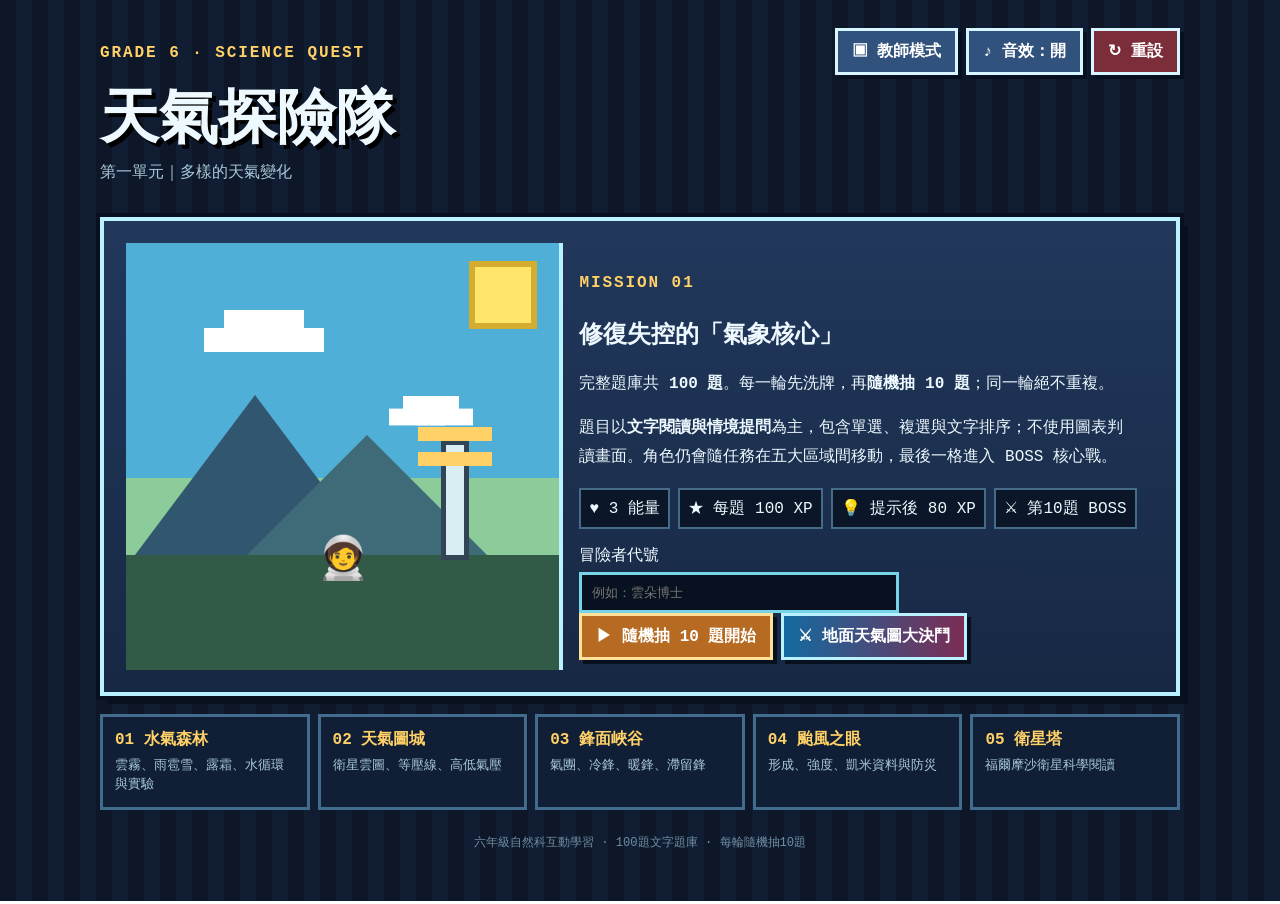
<file: index.html>
<!doctype html>
<html lang="zh-Hant">
<head>
  <meta charset="utf-8">
  <meta name="viewport" content="width=device-width,initial-scale=1">
  <meta name="theme-color" content="#101a2e">
  <meta name="description" content="六年級自然科第一單元：多樣的天氣變化，像素冒險互動式學習。100題文字題庫，每輪隨機抽10題。">
  <title>天氣探險隊｜六上自然像素闖關</title>
  <link rel="stylesheet" href="./css/game.css">
</head>
<body>
  <main class="page">
    <header class="topbar">
      <div><p class="eyebrow">GRADE 6 · SCIENCE QUEST</p><h1>天氣探險隊</h1><p class="subtitle">第一單元｜多樣的天氣變化</p></div>
      <div class="top-actions"><button id="teacherBtn" class="pixel-btn" type="button">▣ 教師模式</button><button id="soundBtn" class="pixel-btn" type="button">♪ 音效：開</button><button id="resetBtn" class="pixel-btn danger" type="button">↻ 重設</button></div>
    </header>

    <section id="startScreen" class="screen active">
      <div class="panel hero">
        <div class="pixel-scene" aria-hidden="true"><div class="sun"></div><div class="cloud cloud-a"></div><div class="cloud cloud-b"></div><div class="mountain mountain-a"></div><div class="mountain mountain-b"></div><div class="weather-tower"></div><div class="hero-sprite">🧑‍🚀</div></div>
        <div class="hero-copy">
          <p class="quest-label">MISSION 01</p><h2>修復失控的「氣象核心」</h2>
          <p>完整題庫共 <strong>100 題</strong>。每一輪先洗牌，再<strong>隨機抽 10 題</strong>；同一輪絕不重複。</p>
          <p>題目以<strong>文字閱讀與情境提問</strong>為主，包含單選、複選與文字排序；不使用圖表判讀畫面。角色仍會隨任務在五大區域間移動，最後一格進入 BOSS 核心戰。</p>
          <div class="rule-chips"><span>♥ 3 能量</span><span>★ 每題 100 XP</span><span>💡 提示後 80 XP</span><span>⚔ 第10題 BOSS</span></div>
          <label class="name-label" for="playerName">冒險者代號</label><input id="playerName" maxlength="16" placeholder="例如：雲朵博士" autocomplete="off">
          <div class="button-row"><button id="startBtn" class="pixel-btn primary" type="button">▶ 隨機抽 10 題開始</button><button id="continueBtn" class="pixel-btn" type="button" hidden>▶ 繼續上次進度</button><a class="pixel-btn" href="./duel/" style="text-decoration:none;display:inline-block;background:linear-gradient(90deg,#146aa0,#7b2d55);border-color:#b9f1ff">⚔ 地面天氣圖大決鬥</a></div>
        </div>
      </div>
      <div class="zones"><article><b>01 水氣森林</b><small>雲霧、雨雹雪、露霜、水循環與實驗</small></article><article><b>02 天氣圖城</b><small>衛星雲圖、等壓線、高低氣壓</small></article><article><b>03 鋒面峽谷</b><small>氣團、冷鋒、暖鋒、滯留鋒</small></article><article><b>04 颱風之眼</b><small>形成、強度、凱米資料與防災</small></article><article><b>05 衛星塔</b><small>福爾摩沙衛星科學閱讀</small></article></div>
    </section>

    <section id="gameScreen" class="screen">
      <div class="hud panel"><div><small>冒險者</small><strong id="hudPlayer">---</strong></div><div><small>能量</small><strong id="hudHearts">♥♥♥</strong></div><div><small>XP</small><strong id="hudXp">000</strong></div><div><small>進度</small><strong id="hudProgress">1 / 10</strong></div></div>
      <div class="panel world-panel"><div class="route-head"><b>像素世界地圖</b><span id="worldStatus">定位目前任務中…</span></div><div id="worldMap" class="world-map" aria-label="五大冒險區域"><div class="world-path p1"></div><div class="world-path p2"></div><div class="world-path p3"></div><div class="world-path p4"></div><div class="world-zone forest" data-zone="水氣森林"><span>🌧️</span><b>水氣森林</b></div><div class="world-zone city" data-zone="天氣圖城"><span>🗺️</span><b>天氣圖城</b></div><div class="world-zone canyon" data-zone="鋒面峽谷"><span>🌬️</span><b>鋒面峽谷</b></div><div class="world-zone typhoon" data-zone="颱風之眼"><span>🌀</span><b>颱風之眼</b></div><div class="world-zone tower-zone" data-zone="衛星塔"><span>🛰️</span><b>衛星塔</b></div><div id="worldPlayer" class="world-player" aria-hidden="true">🧑‍🚀</div></div></div>
      <div class="panel route-panel"><div class="route-head"><b>冒險路線</b><span>每格＝1 個氣象晶片</span></div><div id="route" class="route"></div></div>
      <div id="bossPanel" class="boss-panel" hidden aria-live="polite"><div class="boss-name"><span class="boss-icon">🌀</span><b>BOSS｜氣象核心</b></div><div class="boss-track"><div id="bossHp" class="boss-hp"></div></div><small>最後一題：讀懂文字證據，擊破核心！</small></div>
      <article id="questionCard" class="panel question-card"><div class="meta-row"><span id="zoneTag" class="tag">區域</span><span id="skillTag" class="tag">能力</span><span id="typeTag" class="tag alt">題型</span><span id="questionId" class="qid">WX000</span></div><h2 id="topic">讀取氣象情報中…</h2><div id="passage" class="passage"></div><div id="question" class="question"></div><form id="options" class="options"></form><div class="question-actions"><button id="hintBtn" class="pixel-btn" type="button">💡 提示</button><button id="submitBtn" class="pixel-btn primary" type="button">確認答案</button></div><div id="hintBox" class="feedback hint" hidden></div><div id="feedbackBox" class="feedback" hidden></div><button id="nextBtn" class="pixel-btn primary next-btn" type="button" hidden>下一格 ▶</button></article>
    </section>

    <section id="resultScreen" class="screen"><div class="panel result-card"><div id="resultIcon" class="result-icon">🏆</div><p class="quest-label">QUEST COMPLETE</p><h2 id="resultTitle">任務完成</h2><div id="resultStats" class="result-stats"></div><div id="zoneAnalysis" class="analysis"></div><div class="button-row center"><button id="againBtn" class="pixel-btn primary" type="button">🎲 再抽 10 題</button><button id="reviewBtn" class="pixel-btn" type="button">📚 本輪紀錄</button><button id="csvBtn" class="pixel-btn" type="button">⬇ 匯出 CSV</button><button id="jsonBtn" class="pixel-btn" type="button">⬇ 匯出 JSON</button></div><div id="reviewBox" class="review" hidden></div></div></section>

    <footer>六年級自然科互動學習 · 100題文字題庫 · 每輪隨機抽10題</footer>
  </main>

  <dialog id="teacherDialog" class="teacher-dialog"><form method="dialog" class="teacher-head"><div><p class="quest-label">TEACHER MODE</p><h2>教師控制台</h2></div><button class="pixel-btn" value="cancel">關閉 ✕</button></form><p class="teacher-note">此為公開靜態網站的課堂輔助介面，並非密碼保護。學生若查看原始碼仍可能看到答案。</p><div id="teacherSummary" class="teacher-summary"></div><div class="teacher-actions"><button id="teacherCsvBtn" class="pixel-btn" type="button">⬇ 匯出目前作答 CSV</button><button id="teacherJsonBtn" class="pixel-btn" type="button">⬇ 匯出目前作答 JSON</button></div><div class="table-wrap"><table><thead><tr><th>#</th><th>題號</th><th>區域</th><th>主題</th><th>題型</th><th>正確答案</th></tr></thead><tbody id="teacherTable"></tbody></table></div></dialog>

  <script src="./js/questions.js"></script><script src="./js/questions-extra.js"></script><script src="./js/enhancements.js"></script><script src="./js/app.js"></script><script src="./js/v3-patch.js"></script>
</body>
</html>
</file>
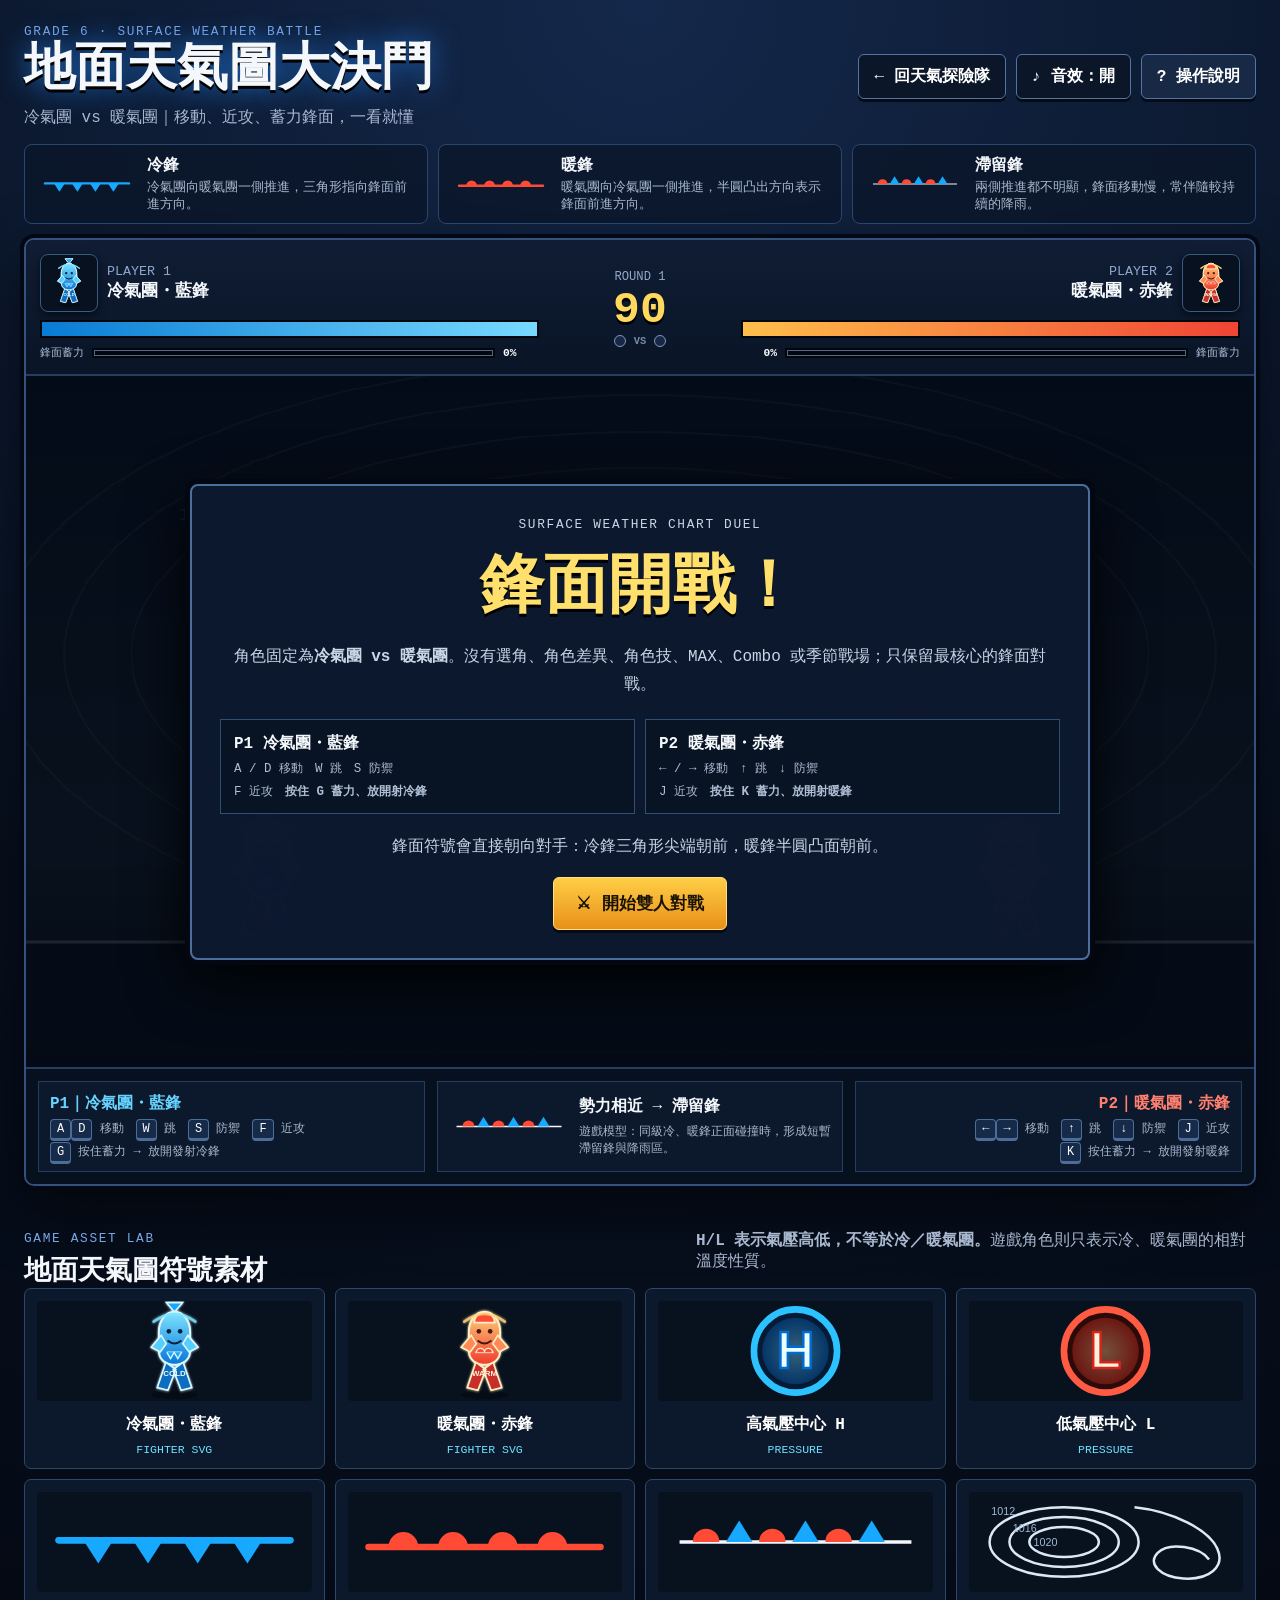
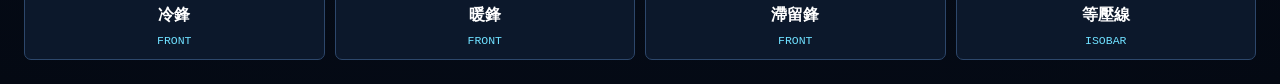
<file: duel/index.html>
<!doctype html>
<html lang="zh-Hant">
<head>
  <meta charset="utf-8">
  <meta name="viewport" content="width=device-width, initial-scale=1, viewport-fit=cover">
  <meta name="theme-color" content="#07101f">
  <meta name="description" content="地面天氣圖大決鬥：用雙人對戰理解冷氣團、暖氣團、冷鋒、暖鋒與滯留鋒。">
  <title>地面天氣圖大決鬥｜冷暖氣團鋒面對戰</title>
  <link rel="stylesheet" href="./style.css">
</head>
<body>
  <main class="shell">
    <header class="masthead">
      <div>
        <p class="kicker">GRADE 6 · SURFACE WEATHER BATTLE</p>
        <h1>地面天氣圖大決鬥</h1>
        <p class="subtitle">冷氣團 vs 暖氣團｜移動、近攻、蓄力鋒面，一看就懂</p>
      </div>
      <nav class="top-actions" aria-label="頁面操作">
        <a class="ui-btn ghost" href="../">← 回天氣探險隊</a>
        <button id="soundBtn" class="ui-btn ghost" type="button">♪ 音效：開</button>
        <button id="helpBtn" class="ui-btn" type="button">? 操作說明</button>
      </nav>
    </header>

    <section class="science-strip" aria-label="鋒面科學概念">
      <article><img src="./assets/cold-front.svg" alt="冷鋒符號"><div><b>冷鋒</b><span>冷氣團向暖氣團一側推進，三角形指向鋒面前進方向。</span></div></article>
      <article><img src="./assets/warm-front.svg" alt="暖鋒符號"><div><b>暖鋒</b><span>暖氣團向冷氣團一側推進，半圓凸出方向表示鋒面前進方向。</span></div></article>
      <article><img src="./assets/stationary-front.svg" alt="滯留鋒符號"><div><b>滯留鋒</b><span>兩側推進都不明顯，鋒面移動慢，常伴隨較持續的降雨。</span></div></article>
    </section>

    <section class="arena-frame">
      <div class="hud-row">
        <article class="fighter-card cold-card">
          <div class="fighter-title"><img class="fighter-avatar" src="./assets/cold-fighter.svg" alt="冷氣團角色"><div><small>PLAYER 1</small><strong>冷氣團・藍鋒</strong></div></div>
          <div class="bar hp"><span id="p1Hp"></span></div>
          <div class="meter-line"><span>鋒面蓄力</span><div class="bar energy"><span id="p1Energy"></span></div><b id="p1Power">0%</b></div>
        </article>

        <div class="round-box">
          <span id="roundLabel">ROUND 1</span>
          <strong id="timer">90</strong>
          <div class="round-score"><i id="p1Wins"></i><b>VS</b><i id="p2Wins"></i></div>
        </div>

        <article class="fighter-card warm-card">
          <div class="fighter-title reverse"><img class="fighter-avatar" src="./assets/warm-fighter.svg" alt="暖氣團角色"><div><small>PLAYER 2</small><strong>暖氣團・赤鋒</strong></div></div>
          <div class="bar hp"><span id="p2Hp"></span></div>
          <div class="meter-line reverse-line"><b id="p2Power">0%</b><div class="bar energy"><span id="p2Energy"></span></div><span>鋒面蓄力</span></div>
        </article>
      </div>

      <div id="canvasWrap" class="canvas-wrap">
        <canvas id="game" width="1280" height="720" aria-label="雙人冷暖氣團鋒面格鬥遊戲"></canvas>
        <div id="announcement" class="announcement" aria-live="polite"></div>

        <div id="startOverlay" class="overlay active">
          <div class="overlay-card title-card">
            <p class="eyebrow">SURFACE WEATHER CHART DUEL</p>
            <h2>鋒面開戰！</h2>
            <p>角色固定為<strong>冷氣團 vs 暖氣團</strong>。沒有選角、角色差異、角色技、MAX、Combo 或季節戰場；只保留最核心的鋒面對戰。</p>
            <div class="quick-controls">
              <div><b>P1 冷氣團・藍鋒</b><span>A / D 移動　W 跳　S 防禦</span><span>F 近攻　<strong>按住 G 蓄力、放開射冷鋒</strong></span></div>
              <div><b>P2 暖氣團・赤鋒</b><span>← / → 移動　↑ 跳　↓ 防禦</span><span>J 近攻　<strong>按住 K 蓄力、放開射暖鋒</strong></span></div>
            </div>
            <p>鋒面符號會直接朝向對手：冷鋒三角形尖端朝前，暖鋒半圓凸面朝前。</p>
            <button id="startBtn" class="ui-btn primary big" type="button">⚔ 開始雙人對戰</button>
          </div>
        </div>

        <div id="endOverlay" class="overlay">
          <div class="overlay-card end-card">
            <p class="eyebrow">BATTLE RESULT</p>
            <h2 id="winnerTitle">勝負已分</h2>
            <p id="winnerText"></p>
            <div class="end-actions"><button id="rematchBtn" class="ui-btn primary big" type="button">↻ 再戰一場</button><a href="../" class="ui-btn">回天氣探險隊</a></div>
          </div>
        </div>
      </div>

      <div class="control-deck">
        <article>
          <b class="cold-text">P1｜冷氣團・藍鋒</b>
          <span><kbd>A</kbd><kbd>D</kbd> 移動　<kbd>W</kbd> 跳　<kbd>S</kbd> 防禦　<kbd>F</kbd> 近攻</span>
          <span><kbd>G</kbd> 按住蓄力 → 放開發射冷鋒</span>
        </article>
        <div class="clash-rule"><img src="./assets/stationary-front.svg" alt=""><div><b>勢力相近 → 滯留鋒</b><span>遊戲模型：同級冷、暖鋒正面碰撞時，形成短暫滯留鋒與降雨區。</span></div></div>
        <article class="right-control">
          <b class="warm-text">P2｜暖氣團・赤鋒</b>
          <span><kbd>←</kbd><kbd>→</kbd> 移動　<kbd>↑</kbd> 跳　<kbd>↓</kbd> 防禦　<kbd>J</kbd> 近攻</span>
          <span><kbd>K</kbd> 按住蓄力 → 放開發射暖鋒</span>
        </article>
      </div>
    </section>

    <section class="asset-lab">
      <div class="section-head"><div><p class="kicker">GAME ASSET LAB</p><h2>地面天氣圖符號素材</h2></div><p><strong>H/L 表示氣壓高低，不等於冷／暖氣團。</strong>遊戲角色則只表示冷、暖氣團的相對溫度性質。</p></div>
      <div class="asset-grid">
        <a href="./assets/cold-fighter.svg"><img src="./assets/cold-fighter.svg" alt="冷氣團角色素材"><b>冷氣團・藍鋒</b><span>FIGHTER SVG</span></a>
        <a href="./assets/warm-fighter.svg"><img src="./assets/warm-fighter.svg" alt="暖氣團角色素材"><b>暖氣團・赤鋒</b><span>FIGHTER SVG</span></a>
        <a href="./assets/high-pressure.svg"><img src="./assets/high-pressure.svg" alt="高氣壓素材"><b>高氣壓中心 H</b><span>PRESSURE</span></a>
        <a href="./assets/low-pressure.svg"><img src="./assets/low-pressure.svg" alt="低氣壓素材"><b>低氣壓中心 L</b><span>PRESSURE</span></a>
        <a href="./assets/cold-front.svg"><img src="./assets/cold-front.svg" alt="冷鋒素材"><b>冷鋒</b><span>FRONT</span></a>
        <a href="./assets/warm-front.svg"><img src="./assets/warm-front.svg" alt="暖鋒素材"><b>暖鋒</b><span>FRONT</span></a>
        <a href="./assets/stationary-front.svg"><img src="./assets/stationary-front.svg" alt="滯留鋒素材"><b>滯留鋒</b><span>FRONT</span></a>
        <a href="./assets/isobars.svg"><img src="./assets/isobars.svg" alt="等壓線素材"><b>等壓線</b><span>ISOBAR</span></a>
      </div>
    </section>

    <dialog id="helpDialog" class="help-dialog">
      <form method="dialog" class="dialog-head"><div><p class="kicker">HOW TO PLAY</p><h2>操作與科學規則</h2></div><button class="ui-btn" value="cancel">關閉 ✕</button></form>
      <div class="help-grid">
        <article><h3>① 鋒面蓄力</h3><p>按住 G 或 K 蓄力，分 1、2、3 級。蓄力越久，鋒面越大、傷害越高。</p></article>
        <article><h3>② 鋒面方向</h3><p>冷鋒三角形尖端、暖鋒半圓凸面都朝向前進方向，也就是朝向對手。</p></article>
        <article><h3>③ 鋒面碰撞</h3><p>冷鋒與暖鋒正面碰撞時，較強者繼續推進；同級則形成短暫滯留鋒。</p></article>
        <article><h3>④ 勝負</h3><p>三戰兩勝。時間歸零時生命值較高者勝。遊戲勝負是競賽機制，不等同真實大氣系統的「勝負」。</p></article>
      </div>
    </dialog>
  </main>
  <script src="./game.js"></script>
</body>
</html>
</file>
<file: css/game.css>
:root{--bg:#0d1728;--panel:#172844;--panel2:#21385c;--ink:#eef9ff;--muted:#a8c8d9;--gold:#ffd166;--green:#75df8a;--red:#ff7d7d;--cyan:#b9f1ff;--purple:#c4a7ff;--orange:#ff9d4d}*{box-sizing:border-box}body{margin:0;background:repeating-linear-gradient(90deg,#0d1728 0 16px,#101d32 16px 32px);color:var(--ink);font-family:"PingFang TC","Microsoft JhengHei",monospace}.page{width:min(1080px,94vw);margin:auto;padding:28px 0 50px}.topbar{display:flex;justify-content:space-between;gap:16px;align-items:flex-start;margin-bottom:18px}.eyebrow,.quest-label{color:var(--gold);font-weight:900;letter-spacing:.12em}.subtitle{color:var(--muted);margin-top:4px}h1{font-size:clamp(2rem,6vw,3.7rem);margin:0;text-shadow:4px 4px #000}.panel{background:linear-gradient(var(--panel2),var(--panel));border:4px solid var(--cyan);box-shadow:0 0 0 4px #08111f,8px 8px #07101d;padding:22px}.screen{display:none}.screen.active{display:block}.top-actions,.button-row,.question-actions,.teacher-actions{display:flex;gap:8px;flex-wrap:wrap}.pixel-btn{background:#31527c;color:#fff;border:3px solid #d7f6ff;box-shadow:4px 4px #07101e;padding:10px 14px;font:inherit;font-weight:900;cursor:pointer}.pixel-btn.primary{background:#b76b22;border-color:#ffe29a}.pixel-btn.danger{background:#7b2d3a}.pixel-btn:disabled{opacity:.55;cursor:not-allowed}.pixel-btn:active{transform:translate(3px,3px);box-shadow:1px 1px #07101e}.hero{display:grid;grid-template-columns:1fr 1.35fr;overflow:hidden}.pixel-scene{min-height:330px;background:linear-gradient(#50afd7 0 55%,#8ccc9b 55% 73%,#315b46 73%);position:relative;border-right:4px solid var(--cyan)}.sun{position:absolute;right:28px;top:24px;width:56px;height:56px;background:#ffe56b;box-shadow:0 0 0 6px #d5ad2e}.cloud{position:absolute;width:80px;height:24px;background:#fff;box-shadow:20px -18px #fff,40px 0 #fff}.cloud-a{left:18%;top:20%}.cloud-b{left:58%;top:38%;transform:scale(.7)}.mountain{position:absolute;bottom:27%;width:0;height:0;border-left:120px solid transparent;border-right:120px solid transparent}.mountain-a{left:2%;border-bottom:160px solid #31566f}.mountain-b{left:28%;border-bottom:120px solid #3f6b79}.weather-tower{position:absolute;bottom:27%;right:22%;width:18px;height:110px;background:#d9eef2;box-shadow:0 0 0 5px #345}.weather-tower:before{content:"";position:absolute;width:74px;height:14px;background:#ffd166;left:-28px;top:7px;box-shadow:0 -25px #ffd166}.hero-sprite{position:absolute;left:44%;bottom:20%;font-size:42px}.hero-copy{padding:10px 16px}.hero-copy p{line-height:1.8}.rule-chips{display:flex;gap:8px;flex-wrap:wrap;margin:16px 0}.rule-chips span{background:#0b1628;border:2px solid #456b89;padding:8px}.name-label{display:block;margin:12px 0 6px}.name-label+input{padding:10px;background:#08111f;color:white;border:3px solid #79d3e7;width:min(320px,100%)}.zones{display:grid;grid-template-columns:repeat(5,1fr);gap:8px;margin-top:18px}.zones article{background:#111f36;border:3px solid #426c8e;padding:12px;min-height:94px}.zones b{color:var(--gold);display:block;margin-bottom:6px}.zones small{color:var(--muted);line-height:1.45}.hud{display:grid;grid-template-columns:repeat(4,1fr);gap:8px;margin-bottom:14px}.hud div{background:#0b1628;border:3px solid #3b6383;padding:10px;text-align:center}.hud small{display:block;color:var(--muted)}.world-panel{margin-bottom:14px}.world-map{position:relative;min-height:300px;background:linear-gradient(#183550 0 24%,#285a65 24% 26%,#356843 26% 100%);border:4px solid #07101e;overflow:hidden}.world-map:before{content:"";position:absolute;inset:auto 0 0 0;height:42%;background:repeating-linear-gradient(90deg,#355e3d 0 30px,#315638 30px 60px)}.world-zone{position:absolute;width:150px;min-height:74px;padding:9px;background:#10233c;border:4px solid #6c91ad;box-shadow:5px 5px #07101e;text-align:center;z-index:3}.world-zone span{display:block;font-size:28px}.world-zone b{font-size:.86rem}.world-zone.active{border-color:var(--gold);background:#704a16;transform:translateY(-3px)}.world-zone.forest{left:4%;bottom:12%}.world-zone.city{left:26%;top:10%}.world-zone.canyon{left:45%;bottom:13%}.world-zone.typhoon{right:20%;top:16%}.world-zone.tower-zone{right:3%;bottom:12%}.world-path{position:absolute;height:10px;background:#d0b26a;border:3px solid #604e2b;z-index:1;transform-origin:left center}.world-path.p1{left:16%;bottom:27%;width:22%;transform:rotate(-28deg)}.world-path.p2{left:36%;top:34%;width:18%;transform:rotate(35deg)}.world-path.p3{left:55%;bottom:30%;width:20%;transform:rotate(-30deg)}.world-path.p4{right:9%;top:40%;width:16%;transform:rotate(55deg)}.world-player{position:absolute;font-size:34px;z-index:5;transition:left .45s ease,top .45s ease,bottom .45s ease,right .45s ease;filter:drop-shadow(3px 3px #07101e)}.route-panel{margin-bottom:14px}.route-head{display:flex;justify-content:space-between;color:var(--muted);margin-bottom:10px}.route{display:grid;grid-template-columns:repeat(10,1fr);gap:6px;min-width:620px;overflow:auto}.route-node{height:42px;display:grid;place-items:center;background:#12233d;border:3px solid #355e80}.route-node.current{background:#b76b22;border-color:var(--gold)}.route-node.done{background:#1f5a40;border-color:#79dd8e}.route-node.boss{background:#5d194f;border-color:#f7b5ff}.meta-row{display:flex;gap:8px;align-items:center;flex-wrap:wrap}.tag{background:#215c73;border:2px solid #73d8ef;padding:5px 8px;font-size:.8rem}.tag.alt{background:#45355f;border-color:var(--purple)}.qid{margin-left:auto;color:#89aabb}.passage{background:#091426;border-left:6px solid var(--gold);padding:18px;margin:16px 0;line-height:1.8;color:#dceff7}.question{font-weight:900;font-size:1.13rem;line-height:1.65;margin:18px 0}.options{display:grid;gap:10px}.option{display:flex;gap:10px;background:#10233c;border:3px solid #355d7b;padding:13px;line-height:1.5;cursor:pointer}.option:has(input:checked){border-color:var(--gold);background:#173850}.option input{transform:scale(1.25);margin-top:4px}.question-actions{justify-content:space-between;margin-top:18px}.feedback{margin-top:14px;padding:14px;background:#0b1728;border:3px solid #577b93;line-height:1.7}.feedback.good{border-color:var(--green)}.feedback.bad{border-color:var(--red)}.feedback.hint{border-color:var(--gold);color:#ffeeb1}.next-btn{display:block;margin:14px 0 0 auto}.visual-stage{margin:14px 0;background:#091426;border:3px solid #426c8e;padding:14px;min-height:120px}.visual-title{font-size:.8rem;color:var(--muted);margin-bottom:10px}.water-cycle{display:grid;grid-template-columns:repeat(4,1fr);gap:8px;align-items:center}.water-cycle .cell{background:#123153;border:3px solid #4c7797;padding:12px;text-align:center;min-height:72px;display:grid;place-items:center}.water-cycle .arrow{font-size:28px;text-align:center;color:var(--gold)}.pressure-map{position:relative;height:220px;overflow:hidden;background:linear-gradient(#243b55,#162232);border:3px solid #54728f}.iso{position:absolute;border:3px solid #e6f6ff;border-radius:50%;opacity:.9}.iso.i1{width:190px;height:140px;left:8%;top:18%}.iso.i2{width:145px;height:105px;left:10%;top:26%}.iso.i3{width:100px;height:72px;left:12%;top:34%}.iso.r1{width:170px;height:125px;right:8%;top:22%}.iso.r2{width:122px;height:88px;right:10%;top:30%}.map-label{position:absolute;font-size:28px;font-weight:900}.map-label.h{left:24%;top:43%;color:#aef2b0}.map-label.l{right:24%;top:43%;color:#ffb3b3}.front-diagram{display:grid;grid-template-columns:1fr auto 1fr;align-items:center;gap:10px}.airmass{padding:24px;border:3px solid}.airmass.cold{background:#183c65;border-color:#84c8ff}.airmass.warm{background:#65392b;border-color:#ffbb8b}.front-symbol{font-size:34px;color:var(--gold)}.typhoon-card{display:grid;grid-template-columns:1fr 1fr;gap:10px}.typhoon-card>div{background:#10233c;border:3px solid #426c8e;padding:12px}.typhoon-spiral{font-size:64px;text-align:center;animation:spin 6s linear infinite}@keyframes spin{to{transform:rotate(360deg)}}.satellite-viz{display:grid;grid-template-columns:1fr auto 1fr;align-items:center;gap:12px}.satellite-viz .sat,.satellite-viz .earth{font-size:58px;text-align:center}.beam{font-size:32px;color:var(--gold)}.drag-bank,.drop-bank{display:grid;gap:8px}.drag-item{background:#183253;border:3px solid #5e83a4;padding:12px;cursor:grab;user-select:none}.drag-item.dragging{opacity:.45}.drop-slot{min-height:52px;background:#0a1627;border:3px dashed #567a95;padding:8px}.drop-slot.filled{border-style:solid;border-color:var(--gold)}.order-note{color:var(--muted);font-size:.85rem;margin-top:8px}.boss-panel{background:#2a1530;border:4px solid #f0a9ff;box-shadow:0 0 0 4px #100613,8px 8px 0 #100613;padding:14px;margin-bottom:14px}.boss-name{display:flex;align-items:center;gap:8px;color:#ffd6ff}.boss-icon{font-size:30px}.boss-track{height:18px;background:#0e0811;border:3px solid #7b457f;margin:8px 0}.boss-hp{height:100%;width:100%;background:repeating-linear-gradient(90deg,#e34f8e 0 18px,#f06ba7 18px 36px);transition:width .35s}.boss-hit{animation:hit .35s}@keyframes hit{0%,100%{transform:translateX(0)}25%{transform:translateX(-8px)}75%{transform:translateX(8px)}}.result-card{text-align:center}.result-icon{font-size:4rem}.result-stats{max-width:650px;margin:18px auto;background:#0a1527;border:3px solid #456e8d;padding:16px;line-height:1.9}.analysis{display:grid;grid-template-columns:repeat(auto-fit,minmax(160px,1fr));gap:8px;margin:16px 0}.analysis-card{background:#0a1527;border:3px solid #3b6383;padding:12px;text-align:left}.analysis-card b{display:block;color:var(--gold);margin-bottom:6px}.center{justify-content:center}.review{text-align:left;display:grid;gap:10px;margin-top:20px}.review-item{background:#0a1527;border:3px solid #3b6383;padding:13px;line-height:1.55}.review-item.good{border-left-color:var(--green)}.review-item.bad{border-left-color:var(--red)}.teacher-dialog{width:min(1000px,92vw);max-height:88vh;overflow:auto;background:#111d31;color:var(--ink);border:4px solid var(--cyan);box-shadow:0 0 0 5px #07101e;padding:20px}.teacher-dialog::backdrop{background:#030712cc}.teacher-head{display:flex;justify-content:space-between;gap:14px;align-items:flex-start}.teacher-note{background:#352410;border:3px solid var(--gold);padding:12px;line-height:1.6}.teacher-summary{display:grid;grid-template-columns:repeat(4,1fr);gap:8px;margin:14px 0}.teacher-summary div{background:#0a1527;border:3px solid #3b6383;padding:10px}.table-wrap{overflow:auto;margin-top:14px}table{border-collapse:collapse;width:100%;min-width:760px}th,td{border:2px solid #46627d;padding:8px;text-align:left;vertical-align:top}th{background:#203752;color:#fff}footer{text-align:center;color:#6f8da3;font-size:.76rem;margin-top:24px}@media(max-width:800px){.hero{grid-template-columns:1fr}.pixel-scene{min-height:210px;border-right:0;border-bottom:4px solid var(--cyan)}.zones{grid-template-columns:1fr 1fr}.topbar{flex-direction:column}.hud{grid-template-columns:1fr 1fr}.water-cycle{grid-template-columns:1fr}.water-cycle .arrow{transform:rotate(90deg)}.teacher-summary{grid-template-columns:1fr 1fr}.world-map{min-height:430px}.world-zone{width:130px}.world-zone.forest{left:4%;bottom:8%}.world-zone.city{left:8%;top:8%}.world-zone.canyon{left:38%;bottom:34%}.world-zone.typhoon{right:5%;top:8%}.world-zone.tower-zone{right:4%;bottom:8%}}@media(max-width:520px){.zones{grid-template-columns:1fr}.hud{grid-template-columns:1fr 1fr}.question-actions .pixel-btn,.button-row .pixel-btn{width:100%}.typhoon-card{grid-template-columns:1fr}.teacher-summary{grid-template-columns:1fr}.world-zone{width:118px;font-size:.78rem}.world-map{min-height:480px}}
</file>
<file: duel/style.css>
:root{--bg:#07101f;--panel:#101d34;--line:#2b4268;--cold:#19a8ff;--cold2:#80dcff;--warm:#ff4b38;--warm2:#ffad4a;--text:#f4f7fb;--muted:#a9b8cf;--gold:#ffd85e}*{box-sizing:border-box}html,body{margin:0;min-height:100%;background:radial-gradient(circle at top,#14284b 0,#07101f 58%,#040913 100%);color:var(--text);font-family:ui-monospace,SFMono-Regular,Menlo,Monaco,Consolas,"Liberation Mono","Noto Sans TC",monospace}body{padding:24px}.shell{max-width:1500px;margin:auto}.masthead{display:flex;justify-content:space-between;gap:24px;align-items:center;margin-bottom:16px}.kicker,.eyebrow{margin:0 0 6px;color:#79a8e8;font-size:.8rem;letter-spacing:.13em}.masthead h1{margin:0;font-size:clamp(2rem,4vw,4.2rem);line-height:1;text-shadow:0 3px 0 #000,0 0 28px #1e6fcc}.subtitle{color:var(--muted);margin:.7rem 0 0}.top-actions,.end-actions{display:flex;gap:10px;flex-wrap:wrap}.ui-btn{border:1px solid #5274a4;background:#182946;color:#fff;padding:11px 15px;border-radius:6px;font:inherit;font-weight:800;text-decoration:none;cursor:pointer;box-shadow:0 3px 0 #050b14}.ui-btn:hover{transform:translateY(-1px);filter:brightness(1.12)}.ui-btn.primary{background:linear-gradient(#ffce46,#e89018);color:#1a1305;border-color:#ffe17f}.ui-btn.big{font-size:1.05rem;padding:14px 22px}.ui-btn.ghost{background:#0b1629}.science-strip{display:grid;grid-template-columns:repeat(3,1fr);gap:10px;margin-bottom:14px}.science-strip article{background:#0b1629cc;border:1px solid #29466f;display:flex;align-items:center;gap:12px;padding:10px 14px;border-radius:8px}.science-strip img{width:96px;height:40px;object-fit:contain}.science-strip b{display:block}.science-strip span{display:block;color:var(--muted);font-size:.8rem;margin-top:3px}.arena-frame{border:2px solid #35527e;background:#081222;border-radius:10px;overflow:hidden;box-shadow:0 0 0 4px #030814,0 20px 60px #0009}.hud-row{display:grid;grid-template-columns:1fr 170px 1fr;gap:16px;padding:14px;background:linear-gradient(#101d34,#091426);border-bottom:2px solid #263d61}.fighter-card{min-width:0}.fighter-title{display:flex;align-items:center;gap:9px;margin-bottom:8px}.fighter-title.reverse{flex-direction:row-reverse;text-align:right}.fighter-title .fighter-avatar{width:58px;height:58px;object-fit:contain;background:#07111f;border:1px solid #385a83;border-radius:8px;padding:3px;filter:drop-shadow(0 3px 4px #0008)}.fighter-title small{display:block;color:#8ea8cf}.fighter-title strong{font-size:1.05rem}.bar{height:18px;border:2px solid #02060d;background:#02060d;box-shadow:inset 0 0 0 1px #536987;overflow:hidden}.bar>span{display:block;height:100%;width:100%;transition:width .15s}.cold-card .hp>span{background:linear-gradient(90deg,#087cd3,#77d9ff)}.warm-card .hp>span{background:linear-gradient(90deg,#ffbe4b,#f04435)}.energy{height:10px;flex:1}.energy>span{background:linear-gradient(90deg,#833cff,#ffde4b)}.meter-line{display:flex;align-items:center;gap:8px;margin-top:7px;color:#aabbd2;font-size:.7rem}.meter-line b{color:#fff;width:36px}.reverse-line{text-align:right}.round-box{text-align:center;align-self:center}.round-box span{font-size:.76rem;color:#93a8c6}.round-box>strong{display:block;font-size:2.8rem;color:var(--gold);text-shadow:0 3px #000}.round-box em{display:block;font-style:normal;font-size:.64rem;color:#8bcff1;margin-top:4px}.round-score{display:flex;align-items:center;justify-content:center;gap:8px}.round-score i{width:12px;height:12px;border:1px solid #8297b7;border-radius:50%;background:#182844}.round-score i.won{background:var(--gold);box-shadow:0 0 9px var(--gold)}.round-score b{font-size:.65rem;color:#778baa}.canvas-wrap{position:relative;background:#07111d;aspect-ratio:16/9;overflow:hidden}.canvas-wrap canvas{display:block;width:100%;height:100%;image-rendering:pixelated}.overlay{position:absolute;inset:0;display:none;place-items:center;background:#030712dd;padding:20px;z-index:5;overflow:auto}.overlay.active{display:grid}.overlay-card{max-width:900px;background:#0d1930f2;border:2px solid #4b6f9d;box-shadow:0 0 0 5px #020711,0 18px 60px #000;padding:28px;border-radius:8px;text-align:center}.overlay-card h2{font-size:clamp(2rem,5vw,4rem);margin:.25rem 0;color:#ffe06c;text-shadow:0 3px #000}.overlay-card p{color:#cad5e6;line-height:1.7}.stage-select{margin:16px 0;padding:12px;border:1px solid #34547e;background:#071323;text-align:left;border-radius:7px}.stage-select>strong{display:block;text-align:center;color:#ffe06c;margin-bottom:10px}.stage-buttons{display:grid;grid-template-columns:repeat(3,1fr);gap:8px}.stage-btn{border:1px solid #47698f;background:#102039;color:#dce9f7;padding:11px 9px;border-radius:6px;font:inherit;font-weight:900;cursor:pointer;transition:.15s}.stage-btn:hover{filter:brightness(1.1)}.stage-btn small{display:block;font-size:.62rem;color:#9fb4ca;margin-top:5px;font-weight:600;line-height:1.45}.stage-btn.selected{border-color:#ffe06c;box-shadow:0 0 0 2px #ffe06c55,0 0 18px #ffe06c33;background:#26304a}.stage-rule{display:block;text-align:center;margin-top:9px;color:#9fb6d1;font-size:.72rem;line-height:1.5}.quick-controls{display:grid;grid-template-columns:1fr 1fr;gap:10px;text-align:left;margin:20px 0}.quick-controls>div{padding:13px;border:1px solid #334e75;background:#081323}.quick-controls b,.quick-controls span{display:block}.quick-controls span{font-size:.78rem;color:#aebed4;margin-top:6px}.announcement{position:absolute;left:50%;top:34%;transform:translate(-50%,-50%);z-index:4;font-weight:1000;font-size:clamp(2rem,6vw,6rem);letter-spacing:.03em;text-align:center;text-shadow:0 5px 0 #000,0 0 28px #fff9;pointer-events:none}.control-deck{display:grid;grid-template-columns:1fr 1.05fr 1fr;gap:12px;padding:12px;background:#07101f;border-top:2px solid #263d61}.control-deck article,.clash-rule{padding:11px;border:1px solid #263d61;background:#0c182b}.control-deck b,.control-deck span{display:block}.control-deck span{font-size:.75rem;color:#a9b8cf;margin-top:6px}.right-control{text-align:right}.cold-text{color:#66d3ff}.warm-text{color:#ff806f}kbd{background:#162b49;border:1px solid #4b6d98;border-bottom-width:3px;border-radius:4px;padding:2px 6px;color:#fff}.clash-rule{display:flex;gap:10px;align-items:center}.clash-rule img{width:120px}.stage-chip{display:inline-block!important;margin-top:7px!important;padding:4px 8px;border:1px solid #496b91;background:#09172a;color:#cfe6ff!important;font-size:.66rem!important}.asset-lab{margin-top:28px}.section-head{display:flex;align-items:end;justify-content:space-between;gap:20px}.section-head h2{margin:0;font-size:1.7rem}.section-head>p{max-width:560px;color:var(--muted)}.asset-grid{display:grid;grid-template-columns:repeat(4,1fr);gap:10px}.asset-grid a{color:#fff;text-decoration:none;background:#0c182b;border:1px solid #2d476b;padding:12px;text-align:center;border-radius:7px}.asset-grid img{width:100%;height:100px;object-fit:contain;background:#08111e;border-radius:4px}.asset-grid b,.asset-grid span{display:block;margin-top:8px}.asset-grid span{color:#6fe0ff;font-size:.72rem}.help-dialog{max-width:900px;background:#0c1628;color:#fff;border:2px solid #496d9e;border-radius:9px}.help-dialog::backdrop{background:#000b}.dialog-head{display:flex;justify-content:space-between;align-items:center}.dialog-head h2{margin:0}.help-grid{display:grid;grid-template-columns:1fr 1fr;gap:12px}.stage-info-grid{grid-template-columns:repeat(3,1fr)}.help-grid article{background:#081221;border:1px solid #29466f;padding:15px}.help-grid h3{margin-top:0;color:#ffe169}.help-grid p{color:#bdc9da;line-height:1.65}.end-card{max-width:620px}@media(max-width:900px){body{padding:10px}.masthead,.section-head{align-items:flex-start;flex-direction:column}.science-strip{grid-template-columns:1fr}.hud-row{grid-template-columns:1fr 88px 1fr;gap:7px;padding:8px}.fighter-title .fighter-avatar{display:none}.fighter-title strong{font-size:.8rem}.round-box>strong{font-size:2rem}.meter-line>span{display:none}.control-deck{grid-template-columns:1fr 1fr}.clash-rule{grid-column:1/-1;order:3}.asset-grid{grid-template-columns:repeat(2,1fr)}.quick-controls{grid-template-columns:1fr}.help-grid,.stage-info-grid{grid-template-columns:1fr}.stage-buttons{grid-template-columns:1fr}.overlay{position:fixed;inset:0;align-items:start;padding:14px 10px 28px}.overlay-card{width:min(100%,900px)}}@media(max-width:560px){.top-actions{width:100%}.ui-btn{font-size:.74rem}.science-strip span{font-size:.7rem}.asset-grid{grid-template-columns:1fr 1fr}.control-deck{grid-template-columns:1fr}.clash-rule{grid-column:auto}.right-control{text-align:left}.overlay-card{padding:16px}.hud-row{grid-template-columns:1fr 70px 1fr}.fighter-title small{font-size:.58rem}.fighter-title strong{font-size:.67rem}}
</file>
